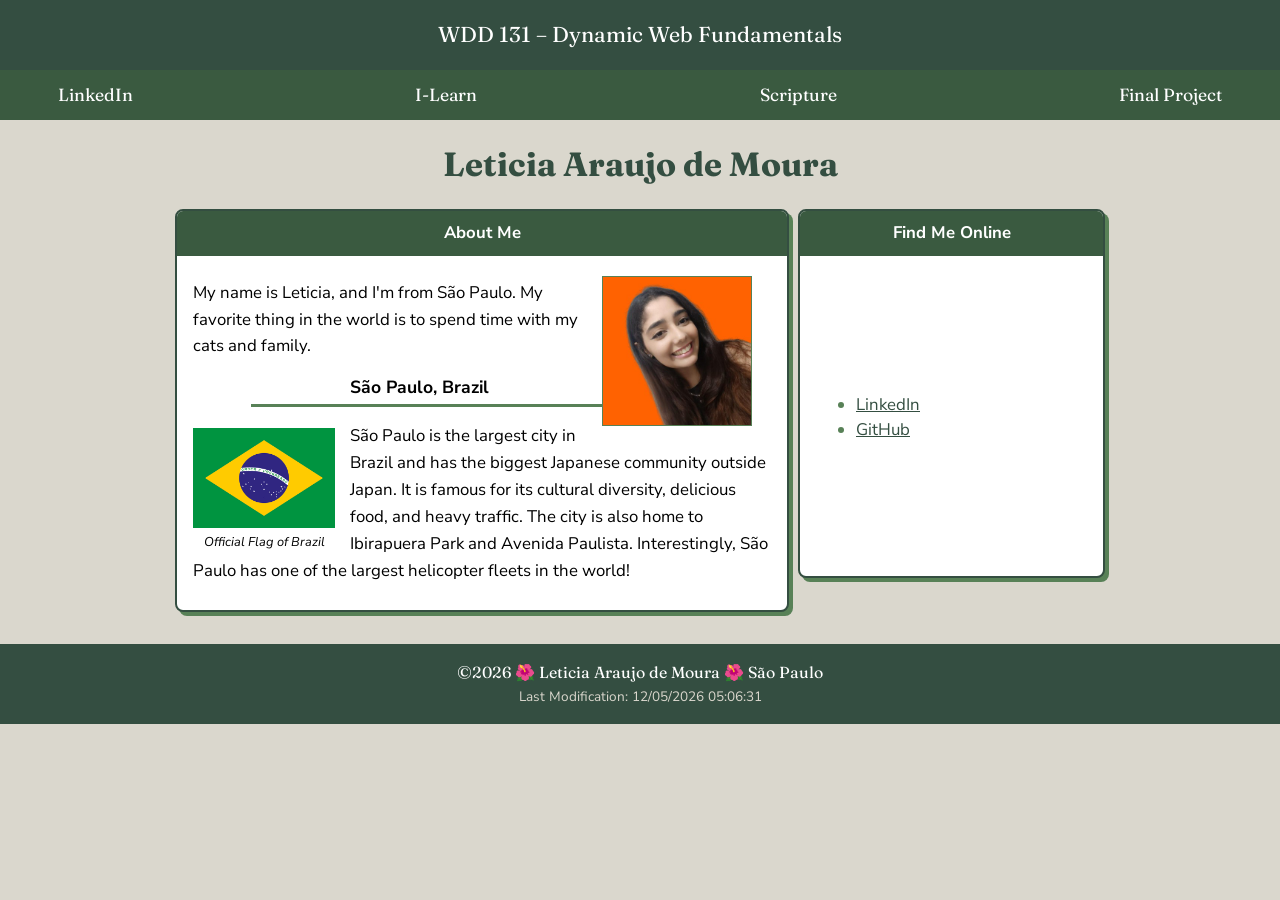
<file: index.html>
<!DOCTYPE html>
<html lang="en">
<head>
  <meta charset="utf-8">
  <meta name="viewport" content="width=device-width, initial-scale=1">
  <title>WDD 131 – Dynamic Web Fundamentals – Leticia Araujo de Moura</title>
  <meta name="description" content="WDD 131 – Dynamic Web Fundamentals home page of Leticia Araujo de Moura">
  <meta name="author" content="Leticia Araujo de Moura">
  <link rel="preconnect" href="https://fonts.googleapis.com">
  <link rel="preconnect" href="https://fonts.gstatic.com" crossorigin>
  <link href="https://fonts.googleapis.com/css2?family=Fraunces:wght@500;700&family=Nunito+Sans:wght@400;700&display=swap" rel="stylesheet">
  <link rel="stylesheet" href="styles/base.css">
  <script src="scripts/getdates.js" defer></script>
</head>
<body>
  <header>
    <span id="course-title">WDD 131 – Dynamic Web Fundamentals</span>
    <nav>
      <a href="https://www.linkedin.com/in/let%C3%ADcia-ara%C3%BAjo-de-moura-945497178/">LinkedIn</a>
      <a href="https://byupw.instructure.com/">I-Learn</a>
      <a href="https://www.churchofjesuschrist.org/study/scriptures">Scripture</a>
      <a href="#">Final Project</a>
    </nav>
  </header>

  <main>
    <h1>Leticia Araujo de Moura</h1>
    <div class="cards">
      <section class="card">
        <h2>About Me</h2>
        <div class="card-body">
          <img class="portrait" src="images/profile.jpeg" alt="Portrait of Leticia" width="150" height="150">
          <p>My name is Leticia, and I'm from São Paulo. My favorite thing in the world is to spend time with my cats and family.</p>
          <h3>São Paulo, Brazil</h3>
          <figure>
            <img src="images/flag.png" alt="Flag of Brazil" width="142" height="99">
            <figcaption>Official Flag of Brazil</figcaption>
          </figure>
          <p class="city">São Paulo is the largest city in Brazil and has the biggest Japanese community outside Japan. It is famous for its cultural diversity, delicious food, and heavy traffic. The city is also home to Ibirapuera Park and Avenida Paulista. Interestingly, São Paulo has one of the largest helicopter fleets in the world!</p>
        </div>
      </section>
      <section class="card">
        <h2>Find Me Online</h2>
        <div class="card-body resources">
          <ul>
            <li><a href="https://www.linkedin.com/in/let%C3%ADcia-ara%C3%BAjo-de-moura-945497178/">LinkedIn</a></li>
            <li><a href="https://github.com/LeticiaMoura22?tab=repositories">GitHub</a></li>
          </ul>
        </div>
      </section>
    </div>
  </main>

  <footer>
    <p>&copy;<span id="currentyear"></span> 🌺 Leticia Araujo de Moura 🌺 São Paulo</p>
    <p id="lastModified"></p>
  </footer>
</body>
</html>
</file>
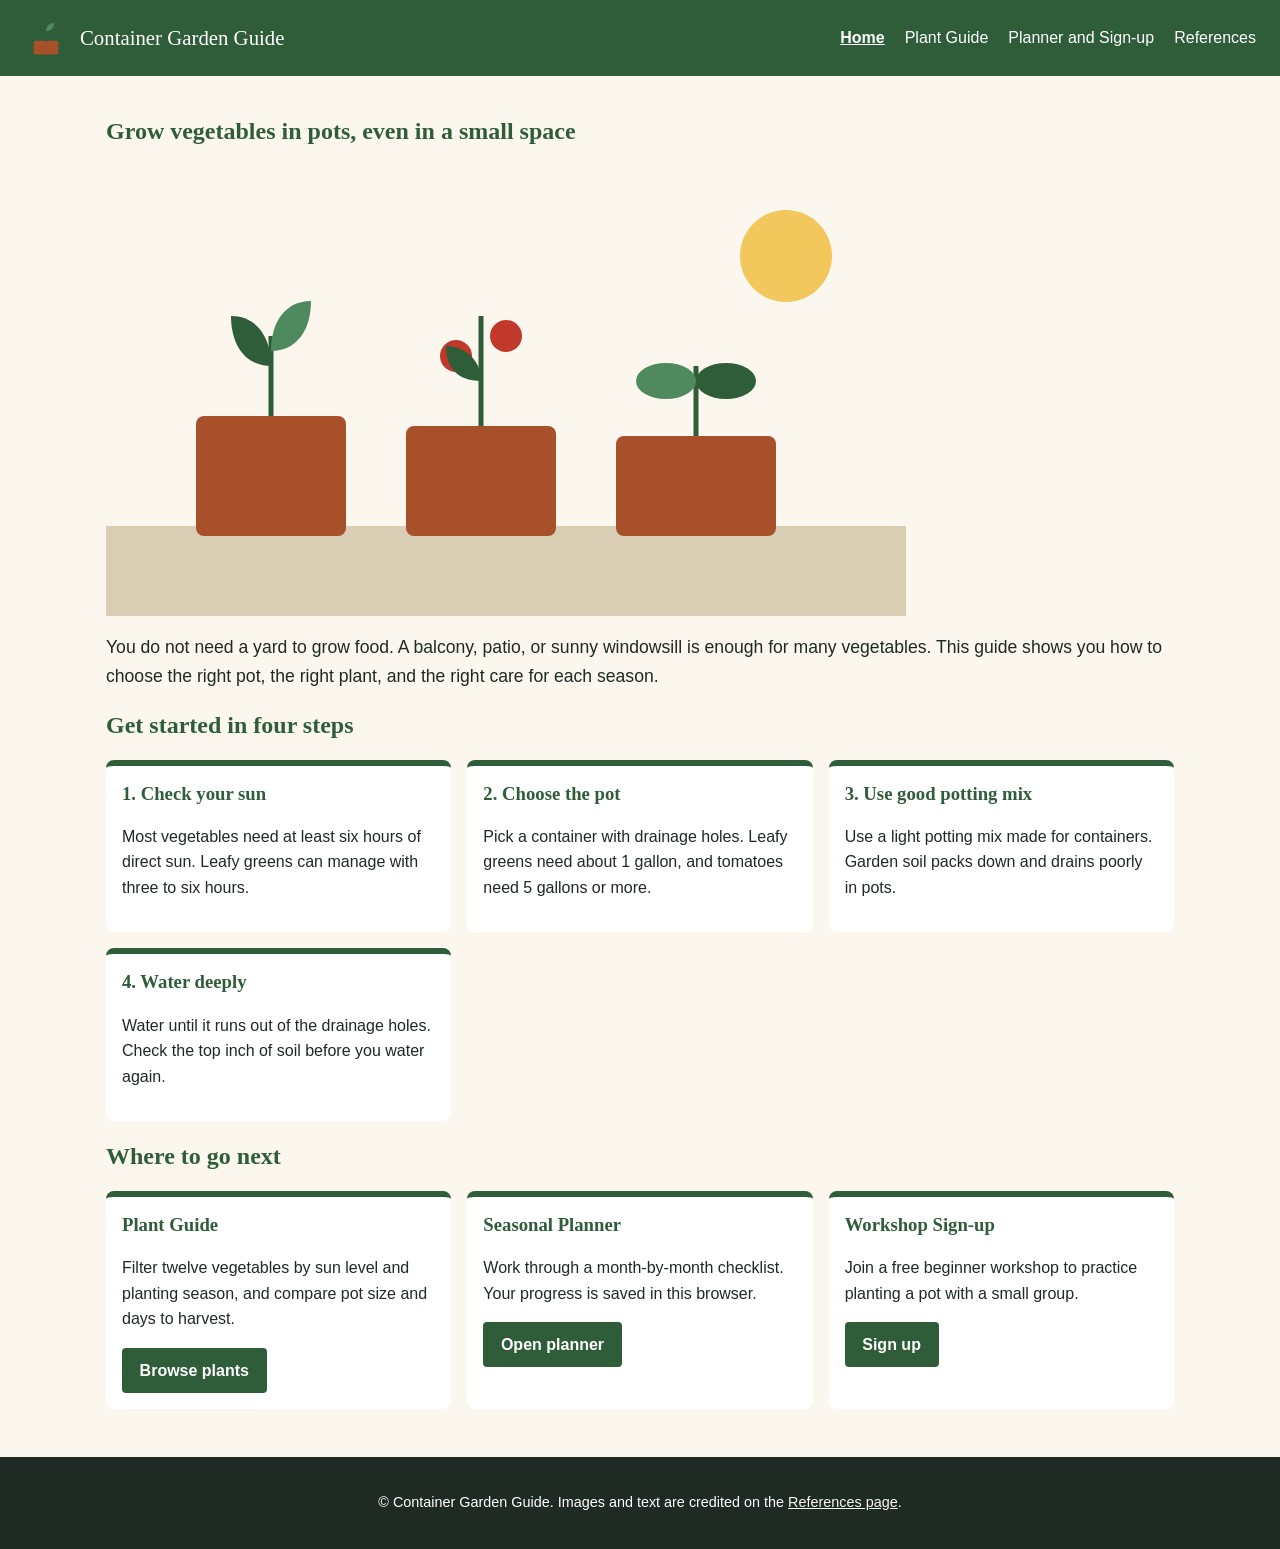
<file: project/index.html>
<!DOCTYPE html>
<html lang="en">
<head>
    <meta charset="UTF-8">
    <meta name="viewport" content="width=device-width, initial-scale=1.0">
    <meta name="author" content="Leticia Moura">
    <meta name="description" content="Container Garden Guide: learn to grow vegetables in pots on a balcony, patio, or windowsill.">
    <title>Container Garden Guide | Home</title>
    <link rel="stylesheet" href="styles/site.css">
    <script src="scripts/main.js" defer></script>
</head>
<body>
    <a class="skip-link" href="#content">Skip to main content</a>

    <header class="site-header">
        <a class="brand" href="index.html">
            <img src="images/pot-logo.svg" alt="" width="44" height="44">
            Container Garden Guide
        </a>
        <button class="nav-toggle" type="button" aria-expanded="false" aria-controls="site-nav">Menu</button>
        <nav class="site-nav" id="site-nav" aria-label="Main">
            <ul>
                <li><a href="index.html" aria-current="page">Home</a></li>
                <li><a href="plants.html">Plant Guide</a></li>
                <li><a href="planner.html">Planner and Sign-up</a></li>
                <li><a href="references.html">References</a></li>
            </ul>
        </nav>
    </header>

    <main id="content">
        <section aria-labelledby="welcome-heading">
            <h1 id="welcome-heading">Grow vegetables in pots, even in a small space</h1>
            <img src="images/hero.svg" alt="Three pots on a sunny balcony with tomatoes, lettuce, and kale" width="800" height="450" fetchpriority="high">
            <p class="intro">You do not need a yard to grow food. A balcony, patio, or sunny windowsill is enough for many vegetables. This guide shows you how to choose the right pot, the right plant, and the right care for each season.</p>
        </section>

        <section aria-labelledby="start-heading">
            <h2 id="start-heading">Get started in four steps</h2>
            <ol class="card-grid">
                <li class="card">
                    <h3>1. Check your sun</h3>
                    <p>Most vegetables need at least six hours of direct sun. Leafy greens can manage with three to six hours.</p>
                </li>
                <li class="card">
                    <h3>2. Choose the pot</h3>
                    <p>Pick a container with drainage holes. Leafy greens need about 1 gallon, and tomatoes need 5 gallons or more.</p>
                </li>
                <li class="card">
                    <h3>3. Use good potting mix</h3>
                    <p>Use a light potting mix made for containers. Garden soil packs down and drains poorly in pots.</p>
                </li>
                <li class="card">
                    <h3>4. Water deeply</h3>
                    <p>Water until it runs out of the drainage holes. Check the top inch of soil before you water again.</p>
                </li>
            </ol>
        </section>

        <section aria-labelledby="explore-heading">
            <h2 id="explore-heading">Where to go next</h2>
            <ul class="card-grid">
                <li class="card">
                    <h3>Plant Guide</h3>
                    <p>Filter twelve vegetables by sun level and planting season, and compare pot size and days to harvest.</p>
                    <a class="button" href="plants.html">Browse plants</a>
                </li>
                <li class="card">
                    <h3>Seasonal Planner</h3>
                    <p>Work through a month-by-month checklist. Your progress is saved in this browser.</p>
                    <a class="button" href="planner.html">Open planner</a>
                </li>
                <li class="card">
                    <h3>Workshop Sign-up</h3>
                    <p>Join a free beginner workshop to practice planting a pot with a small group.</p>
                    <a class="button" href="planner.html#signup">Sign up</a>
                </li>
            </ul>
        </section>
    </main>

    <footer class="site-footer">
        <p>&copy; Container Garden Guide. Images and text are credited on the <a href="references.html">References page</a>.</p>
    </footer>
</body>
</html>
</file>
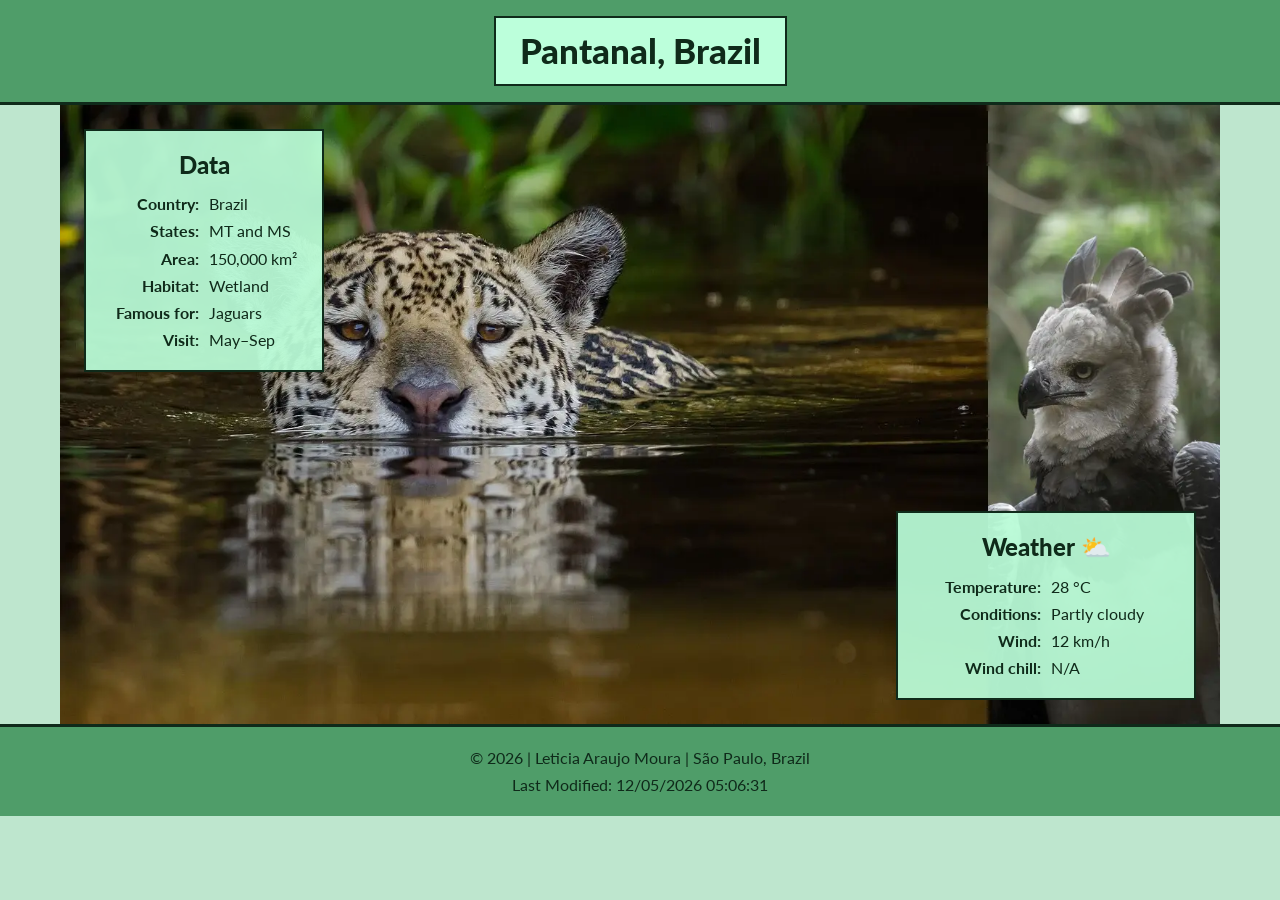
<file: place.html>
<!DOCTYPE html>
<html lang="en">
<head>
  <meta charset="UTF-8">
  <meta name="viewport" content="width=device-width, initial-scale=1">
  <title>Pantanal, Brazil | WDD 131</title>
  <meta name="author" content="Leticia Araujo Moura">
  <meta name="description" content="A page about the Pantanal, the largest tropical wetland on Earth, in Brazil.">
  <link rel="preconnect" href="https://fonts.googleapis.com">
  <link rel="preconnect" href="https://fonts.gstatic.com" crossorigin>
  <link href="https://fonts.googleapis.com/css2?family=Lato:wght@400;700;900&display=swap" rel="stylesheet">
  <link rel="stylesheet" href="styles/place.css">
  <script src="scripts/place.js" defer></script>
</head>
<body>
  <header>
    <h1>Pantanal, Brazil</h1>
  </header>

  <main>
    <picture class="hero">
      <source media="(min-width: 700px)" srcset="images/pantanal-hero-large.webp" width="1600" height="854">
      <img src="images/pantanal-harpy-small.webp" alt="A harpy eagle with a grey crest looking to the side" width="640" height="672">
    </picture>

    <section class="data" aria-labelledby="data-title">
      <h2 id="data-title">Data</h2>
      <dl>
        <div><dt>Country:</dt><dd>Brazil</dd></div>
        <div><dt>States:</dt><dd>MT and MS</dd></div>
        <div><dt>Area:</dt><dd>150,000 km&sup2;</dd></div>
        <div><dt>Habitat:</dt><dd>Wetland</dd></div>
        <div><dt>Famous for:</dt><dd>Jaguars</dd></div>
        <div><dt>Visit:</dt><dd>May&ndash;Sep</dd></div>
      </dl>
    </section>

    <section class="weather" aria-labelledby="weather-title">
      <h2 id="weather-title">Weather</h2>
      <img class="weather-icon" src="images/weather-icon.svg" alt="Partly cloudy" width="48" height="48">
      <dl>
        <div><dt>Temperature:</dt><dd><span id="temperature">28</span>&nbsp;&deg;C</dd></div>
        <div><dt>Conditions:</dt><dd>Partly cloudy</dd></div>
        <div><dt>Wind:</dt><dd><span id="wind">12</span>&nbsp;km/h</dd></div>
        <div><dt>Wind chill:</dt><dd id="windchill"></dd></div>
      </dl>
    </section>
  </main>

  <footer>
    <p>&copy; <span id="currentyear"></span> | Leticia Araujo Moura | S&atilde;o Paulo, Brazil</p>
    <p id="lastModified"></p>
  </footer>
</body>
</html>
</file>
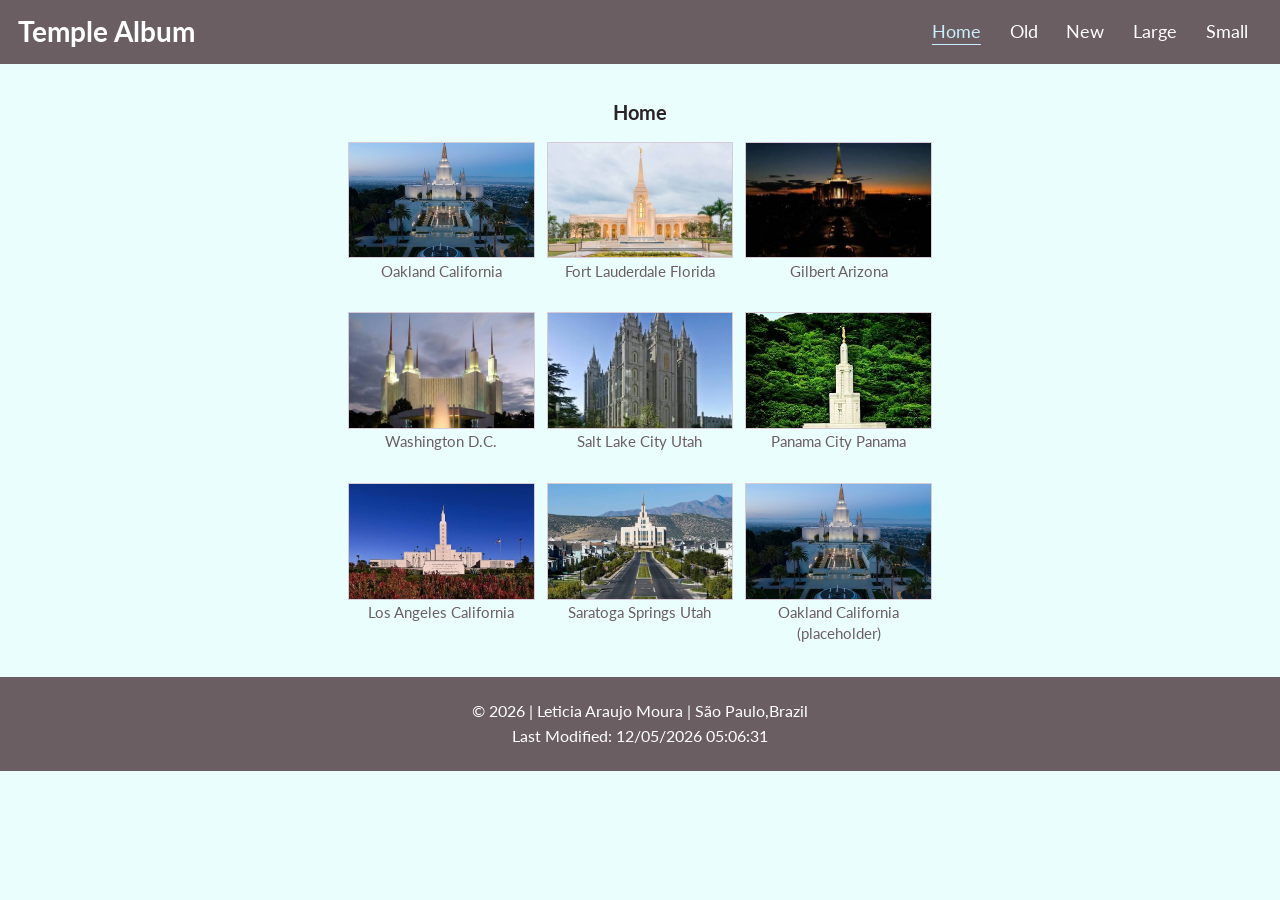
<file: temples.html>
<!DOCTYPE html>
<html lang="en">
<head>
  <meta charset="UTF-8">
  <meta name="viewport" content="width=device-width, initial-scale=1">
  <title>Temple Album | WDD 131</title>
  <meta name="author" content="Leticia Araujo de Moura">
  <meta name="description" content="A responsive picture album of temples around the world.">
  <link rel="preconnect" href="https://fonts.googleapis.com">
  <link rel="preconnect" href="https://fonts.gstatic.com" crossorigin>
  <link href="https://fonts.googleapis.com/css2?family=Lato:wght@400;700&display=swap" rel="stylesheet">
  <link rel="stylesheet" href="styles/temples.css">
  <link rel="stylesheet" href="styles/temples-large.css">
  <script src="scripts/temples.js" defer></script>
</head>
<body>
  <header>
    <p class="site-title">Temple Album</p>
    <button id="menu" type="button" aria-label="Open menu" aria-expanded="false" aria-controls="primary-nav">&#9776;</button>
    <nav id="primary-nav" aria-label="Primary">
      <a href="#" class="active">Home</a>
      <a href="#">Old</a>
      <a href="#">New</a>
      <a href="#">Large</a>
      <a href="#">Small</a>
    </nav>
  </header>

  <main>
    <h1>Home</h1>
    <section class="gallery">
      <figure>
        <img src="images/temples-6.jpeg" alt="Oakland California Temple lit at dusk above the city" width="638" height="480">
        <figcaption>Oakland California</figcaption>
      </figure>
      <figure>
        <img src="images/temples-7.jpeg" alt="Fort Lauderdale Florida Temple with palm trees and a reflecting pool" width="571" height="350" loading="lazy">
        <figcaption>Fort Lauderdale Florida</figcaption>
      </figure>
      <figure>
        <img class="top" src="images/temples-8.jpeg" alt="Gilbert Arizona Temple glowing at sunset at the end of a long walkway" width="387" height="516" loading="lazy">
        <figcaption>Gilbert Arizona</figcaption>
      </figure>
      <figure>
        <img src="images/temples-1.jpeg" alt="Washington D.C. Temple with tall spires and a fountain" width="506" height="395" loading="lazy">
        <figcaption>Washington D.C.</figcaption>
      </figure>
      <figure>
        <img src="images/temples-2.jpeg" alt="Salt Lake Temple, a granite temple with six spires" width="421" height="475" loading="lazy">
        <figcaption>Salt Lake City Utah</figcaption>
      </figure>
      <figure>
        <img class="top" src="images/temples-3.jpeg" alt="Panama City Panama Temple surrounded by green hills" width="365" height="547" loading="lazy">
        <figcaption>Panama City Panama</figcaption>
      </figure>
      <figure>
        <img src="images/temples-4.jpeg" alt="Los Angeles California Temple under a deep blue sky" width="547" height="365" loading="lazy">
        <figcaption>Los Angeles California</figcaption>
      </figure>
      <figure>
        <img src="images/temples-5.jpeg" alt="Saratoga Springs Utah Temple at the end of a street with mountains behind" width="516" height="387" loading="lazy">
        <figcaption>Saratoga Springs Utah</figcaption>
      </figure>
      <figure>
        <img src="images/temples-6.jpeg" alt="Oakland California Temple lit at dusk above the city" width="638" height="480" loading="lazy">
        <figcaption>Oakland California (placeholder)</figcaption>
      </figure>
    </section>
  </main>

  <footer>
    <p>&copy; <span id="currentyear"></span> | Leticia Araujo Moura | São Paulo,Brazil</p>
    <p id="lastModified"></p>
  </footer>
</body>
</html>
</file>
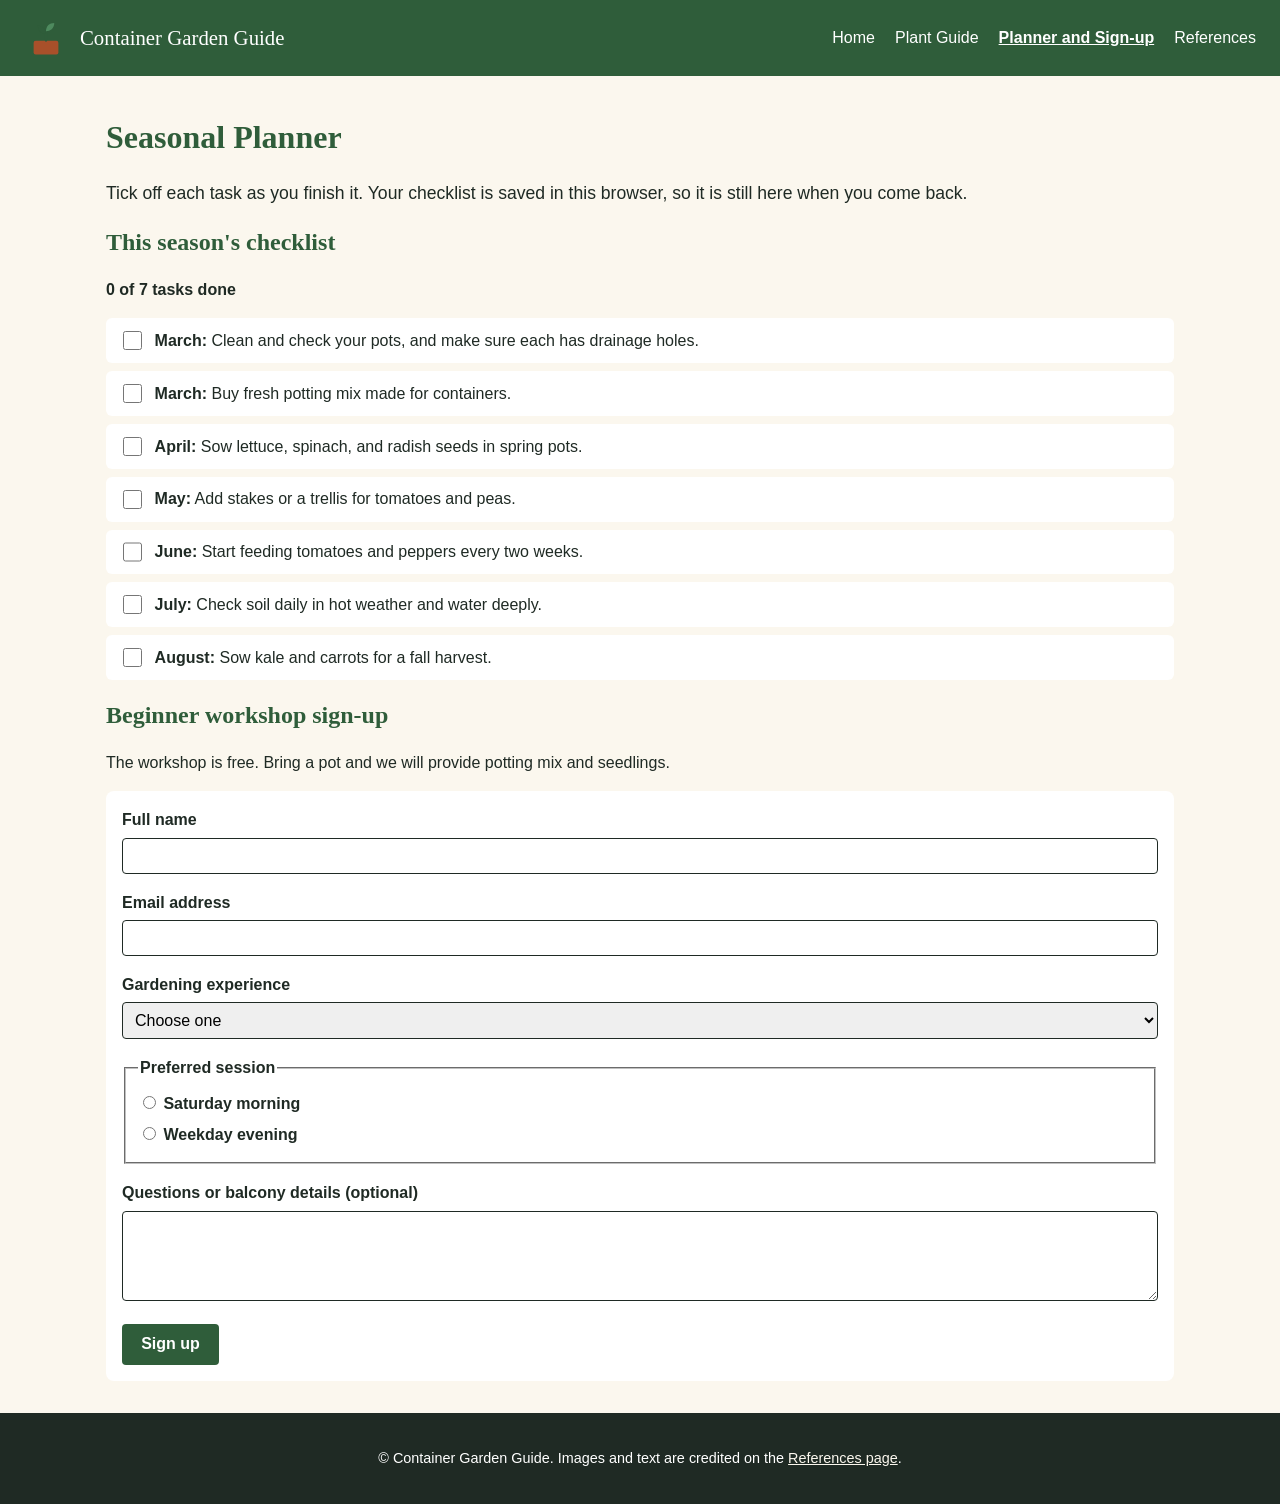
<file: project/planner.html>
<!DOCTYPE html>
<html lang="en">
<head>
    <meta charset="UTF-8">
    <meta name="viewport" content="width=device-width, initial-scale=1.0">
    <meta name="author" content="Leticia Moura">
    <meta name="description" content="A seasonal checklist for container gardeners and a workshop sign-up form.">
    <title>Planner and Sign-up | Container Garden Guide</title>
    <link rel="stylesheet" href="styles/site.css">
    <script src="scripts/main.js" defer></script>
    <script src="scripts/planner.js" defer></script>
</head>
<body>
    <a class="skip-link" href="#content">Skip to main content</a>

    <header class="site-header">
        <a class="brand" href="index.html">
            <img src="images/pot-logo.svg" alt="" width="44" height="44">
            Container Garden Guide
        </a>
        <button class="nav-toggle" type="button" aria-expanded="false" aria-controls="site-nav">Menu</button>
        <nav class="site-nav" id="site-nav" aria-label="Main">
            <ul>
                <li><a href="index.html">Home</a></li>
                <li><a href="plants.html">Plant Guide</a></li>
                <li><a href="planner.html" aria-current="page">Planner and Sign-up</a></li>
                <li><a href="references.html">References</a></li>
            </ul>
        </nav>
    </header>

    <main id="content">
        <h1>Seasonal Planner</h1>
        <p class="intro">Tick off each task as you finish it. Your checklist is saved in this browser, so it is still here when you come back.</p>

        <section aria-labelledby="checklist-heading">
            <h2 id="checklist-heading">This season's checklist</h2>
            <p class="progress" id="progress" aria-live="polite"></p>
            <ul class="checklist" id="task-list"></ul>
            <p id="all-done" class="form-status" hidden>All tasks are done. Your container garden is ready for the season!</p>
        </section>

        <section id="signup" aria-labelledby="signup-heading">
            <h2 id="signup-heading">Beginner workshop sign-up</h2>
            <p>The workshop is free. Bring a pot and we will provide potting mix and seedlings.</p>

            <form class="form-panel" id="signup-form" novalidate>
                <div class="form-field">
                    <label for="name">Full name</label>
                    <input type="text" id="name" name="name" autocomplete="name" required>
                    <p class="error-text" id="name-error" hidden></p>
                </div>

                <div class="form-field">
                    <label for="email">Email address</label>
                    <input type="email" id="email" name="email" autocomplete="email" required>
                    <p class="error-text" id="email-error" hidden></p>
                </div>

                <div class="form-field">
                    <label for="experience">Gardening experience</label>
                    <select id="experience" name="experience" required>
                        <option value="">Choose one</option>
                        <option value="new">I am new to gardening</option>
                        <option value="some">I have grown a few plants</option>
                        <option value="experienced">I garden regularly</option>
                    </select>
                    <p class="error-text" id="experience-error" hidden></p>
                </div>

                <fieldset class="form-field">
                    <legend>Preferred session</legend>
                    <label><input type="radio" name="session" value="Saturday morning" required> Saturday morning</label>
                    <label><input type="radio" name="session" value="Weekday evening"> Weekday evening</label>
                    <p class="error-text" id="session-error" hidden></p>
                </fieldset>

                <div class="form-field">
                    <label for="notes">Questions or balcony details (optional)</label>
                    <textarea id="notes" name="notes" rows="4"></textarea>
                </div>

                <button class="button-primary" type="submit">Sign up</button>
            </form>

            <p class="form-status" id="form-status" role="status" hidden></p>
        </section>
    </main>

    <footer class="site-footer">
        <p>&copy; Container Garden Guide. Images and text are credited on the <a href="references.html">References page</a>.</p>
    </footer>
</body>
</html>
</file>
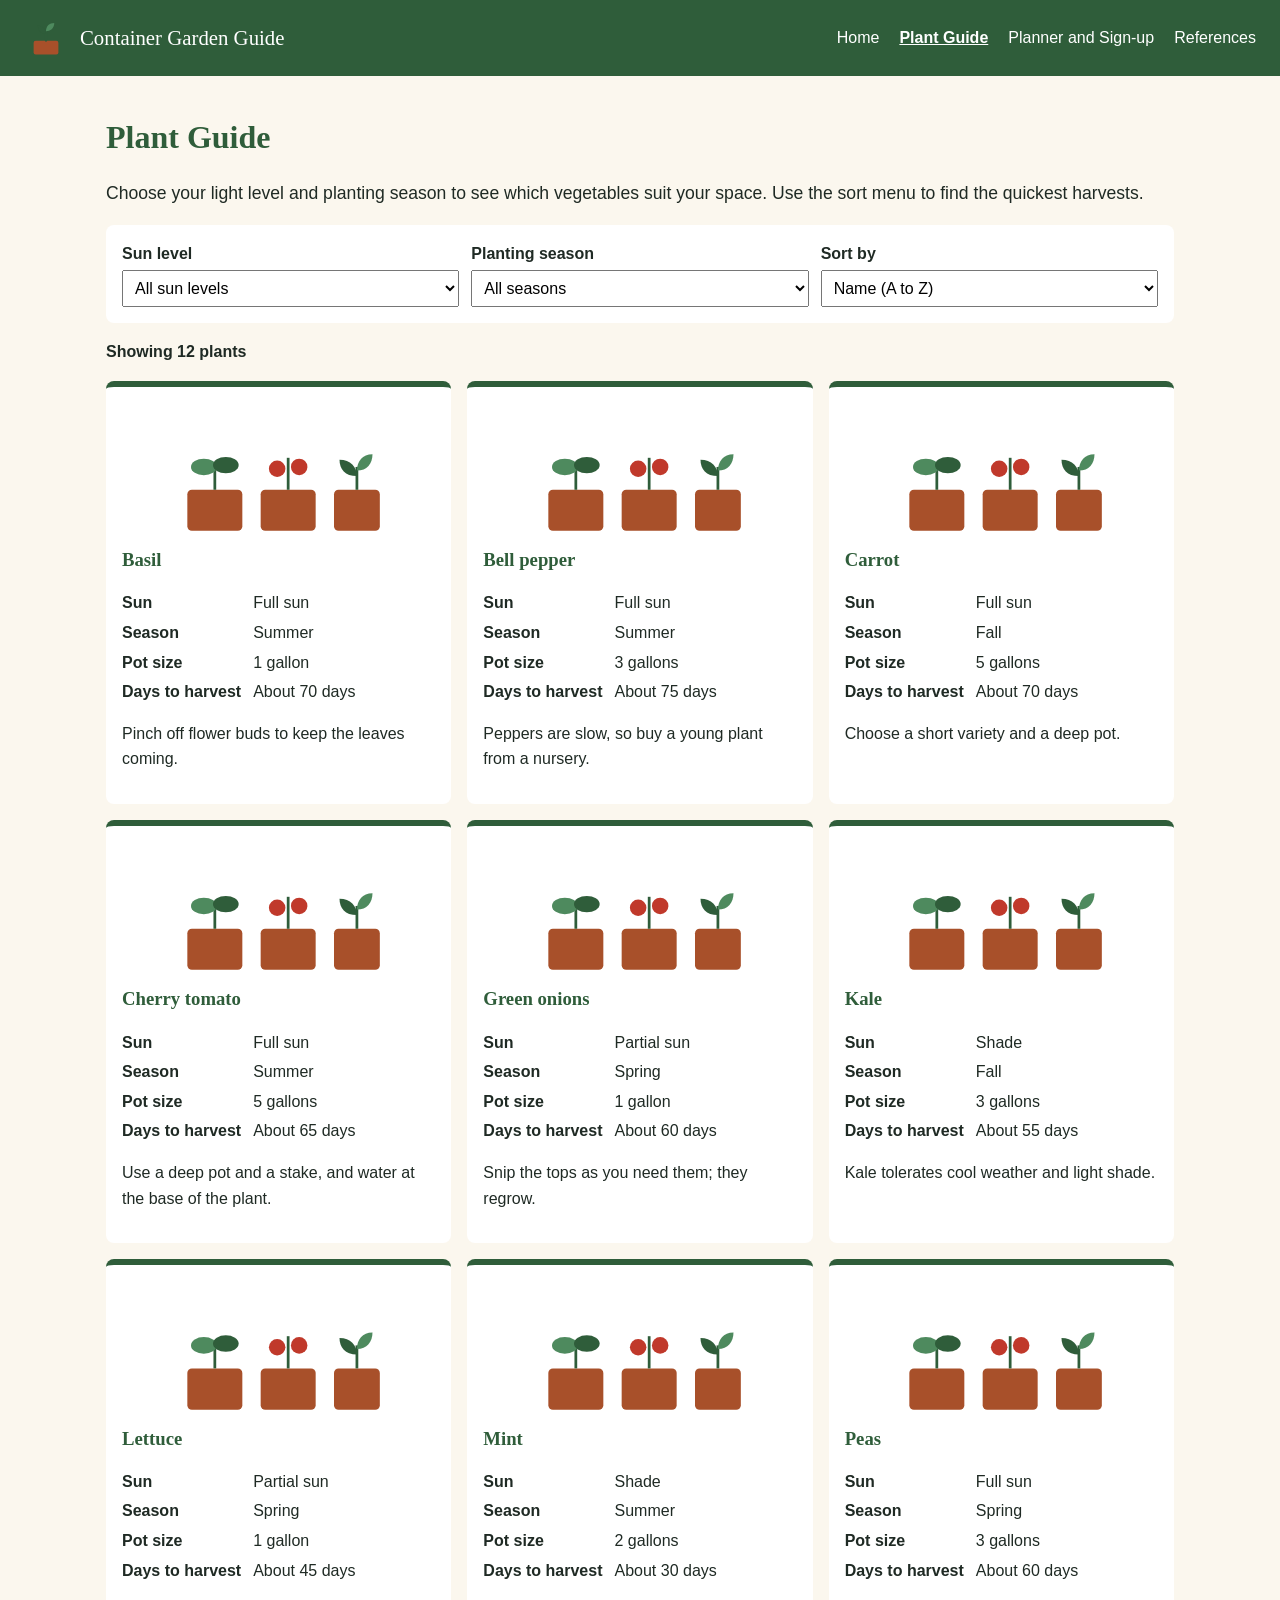
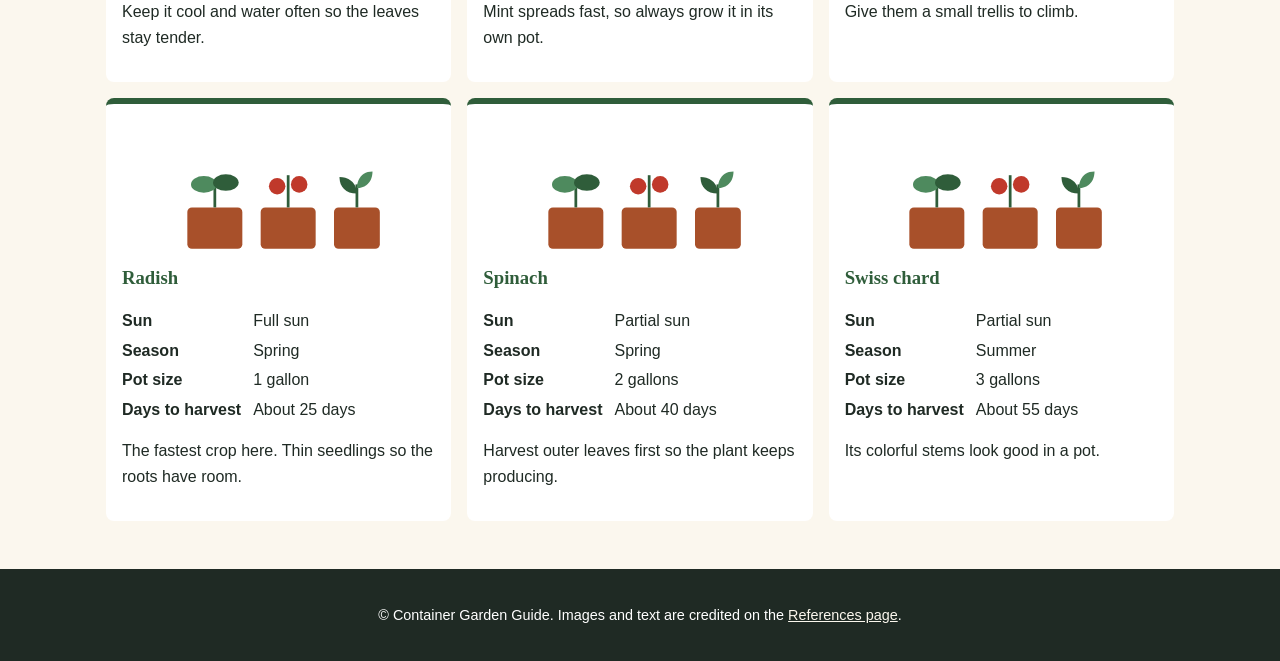
<file: project/plants.html>
<!DOCTYPE html>
<html lang="en">
<head>
    <meta charset="UTF-8">
    <meta name="viewport" content="width=device-width, initial-scale=1.0">
    <meta name="author" content="Leticia Moura">
    <meta name="description" content="Filter container vegetables by sun level and season, and compare pot size and days to harvest.">
    <title>Plant Guide | Container Garden Guide</title>
    <link rel="stylesheet" href="styles/site.css">
    <script src="scripts/main.js" defer></script>
    <script src="scripts/plants.js" defer></script>
</head>
<body>
    <a class="skip-link" href="#content">Skip to main content</a>

    <header class="site-header">
        <a class="brand" href="index.html">
            <img src="images/pot-logo.svg" alt="" width="44" height="44">
            Container Garden Guide
        </a>
        <button class="nav-toggle" type="button" aria-expanded="false" aria-controls="site-nav">Menu</button>
        <nav class="site-nav" id="site-nav" aria-label="Main">
            <ul>
                <li><a href="index.html">Home</a></li>
                <li><a href="plants.html" aria-current="page">Plant Guide</a></li>
                <li><a href="planner.html">Planner and Sign-up</a></li>
                <li><a href="references.html">References</a></li>
            </ul>
        </nav>
    </header>

    <main id="content">
        <h1>Plant Guide</h1>
        <p class="intro">Choose your light level and planting season to see which vegetables suit your space. Use the sort menu to find the quickest harvests.</p>

        <form class="filters" id="filter-form" aria-label="Filter plants">
            <div>
                <label for="sun-filter">Sun level</label>
                <select id="sun-filter" name="sun">
                    <option value="all">All sun levels</option>
                    <option value="full">Full sun (6+ hours)</option>
                    <option value="partial">Partial sun (3 to 6 hours)</option>
                    <option value="shade">Shade (under 3 hours)</option>
                </select>
            </div>
            <div>
                <label for="season-filter">Planting season</label>
                <select id="season-filter" name="season">
                    <option value="all">All seasons</option>
                    <option value="spring">Spring</option>
                    <option value="summer">Summer</option>
                    <option value="fall">Fall</option>
                </select>
            </div>
            <div>
                <label for="sort-filter">Sort by</label>
                <select id="sort-filter" name="sort">
                    <option value="name">Name (A to Z)</option>
                    <option value="days">Days to harvest (fastest first)</option>
                </select>
            </div>
        </form>

        <p class="result-count" id="result-count" aria-live="polite"></p>
        <ul id="plant-list" class="card-grid"></ul>
        <p id="empty-message" class="empty-message" hidden>No plants match these choices. Try a different sun level or season.</p>
    </main>

    <footer class="site-footer">
        <p>&copy; Container Garden Guide. Images and text are credited on the <a href="references.html">References page</a>.</p>
    </footer>
</body>
</html>
</file>
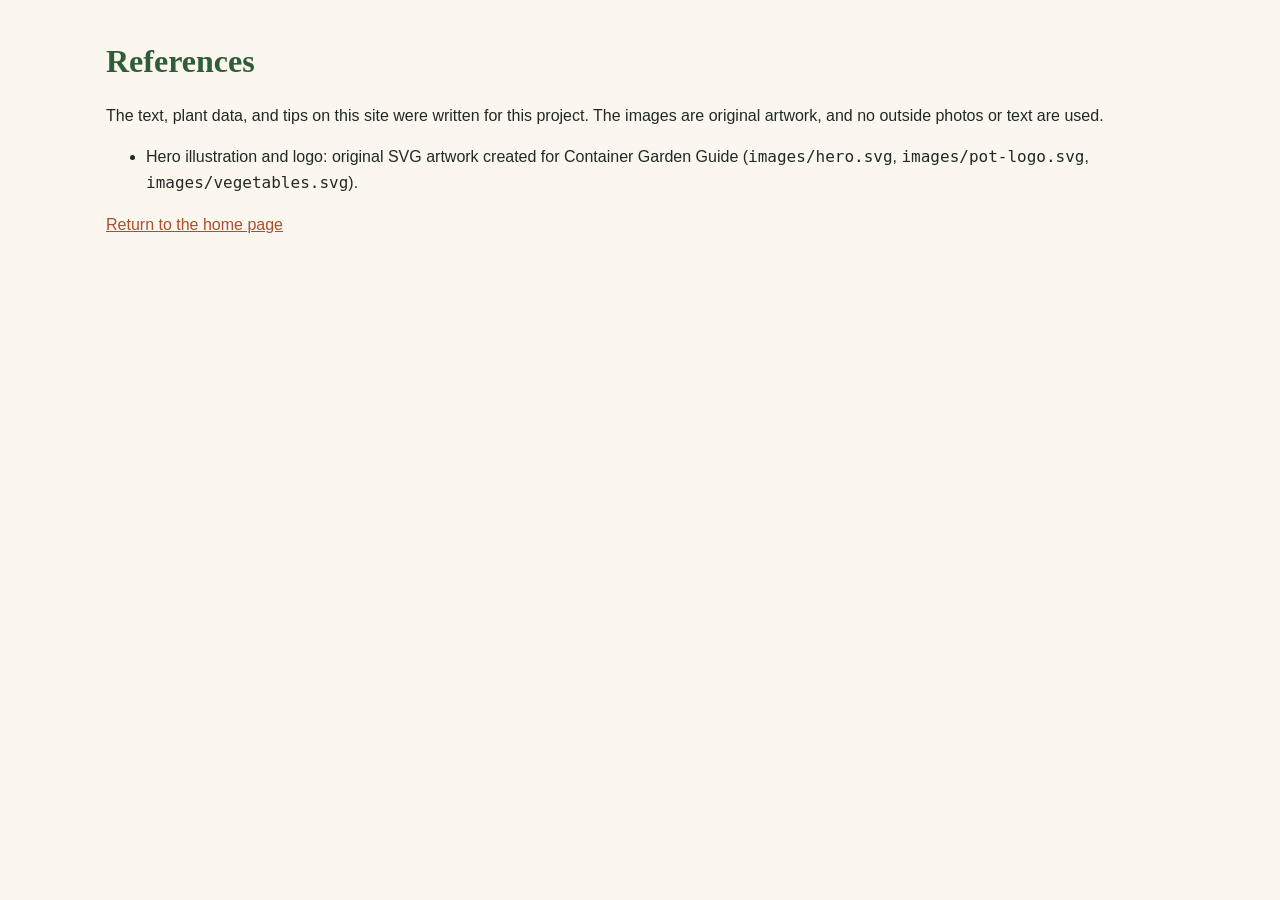
<file: project/references.html>
<!DOCTYPE html>
<html lang="en">
<head>
    <meta charset="UTF-8">
    <meta name="viewport" content="width=device-width, initial-scale=1.0">
    <meta name="author" content="Leticia Moura">
    <meta name="description" content="Image credits and sources for Container Garden Guide.">
    <title>References | Container Garden Guide</title>
    <link rel="stylesheet" href="styles/site.css">
</head>
<body>
    <main id="content">
        <h1>References</h1>
        <p>The text, plant data, and tips on this site were written for this project. The images are original artwork, and no outside photos or text are used.</p>
        <ul>
            <li>Hero illustration and logo: original SVG artwork created for Container Garden Guide (<code>images/hero.svg</code>, <code>images/pot-logo.svg</code>, <code>images/vegetables.svg</code>).</li>
        </ul>
        <p><a href="index.html">Return to the home page</a></p>
    </main>
</body>
</html>
</file>
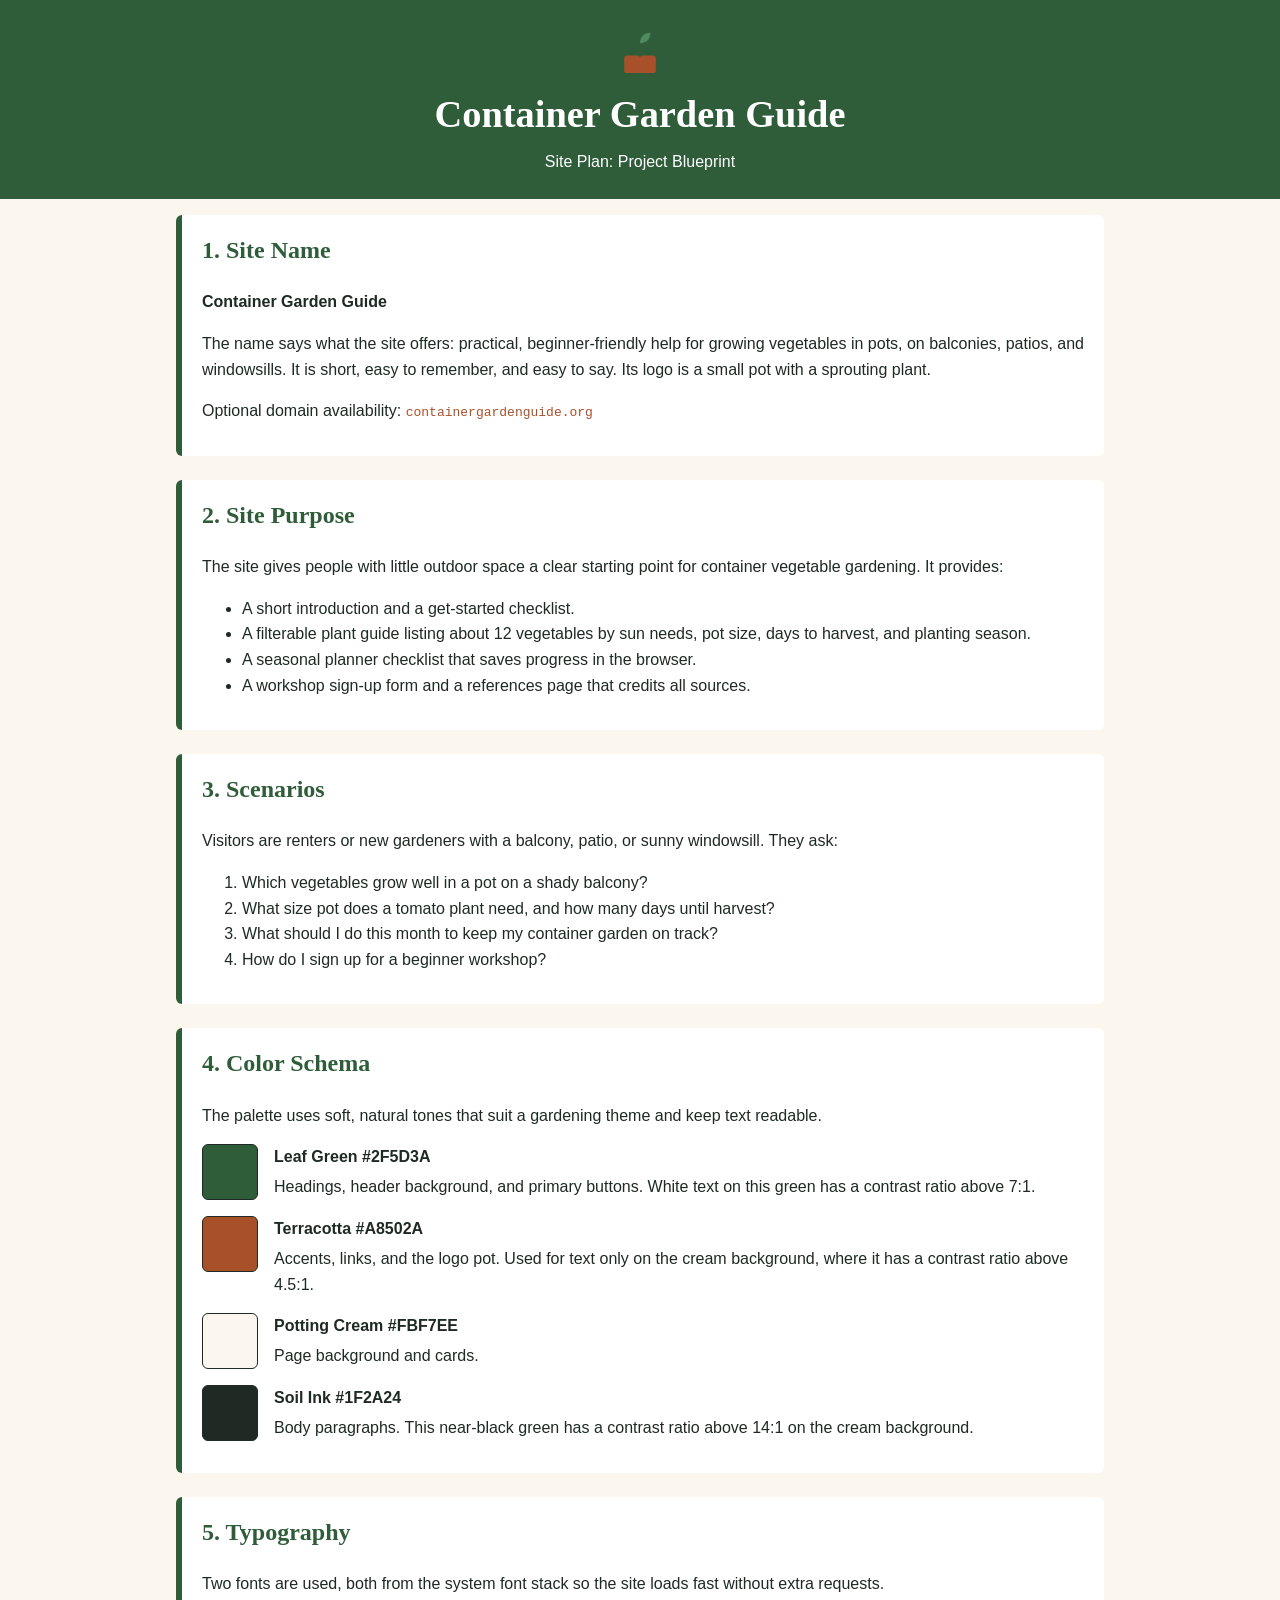
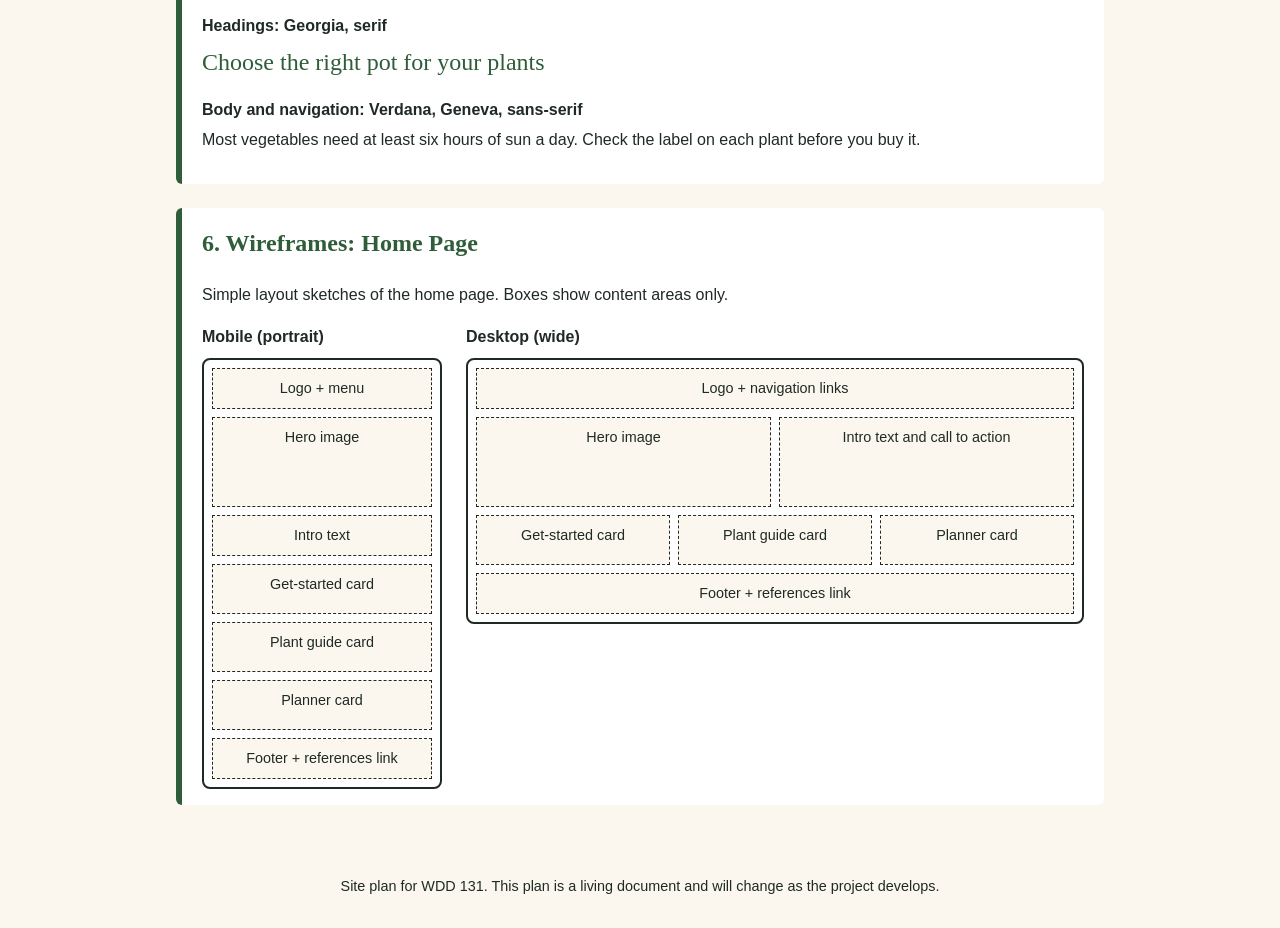
<file: project/siteplan.html>
<!DOCTYPE html>
<html lang="en">
<head>
    <meta charset="UTF-8">
    <meta name="viewport" content="width=device-width, initial-scale=1.0">
    <meta name="description" content="Site plan for Container Garden Guide, a beginner's website on growing vegetables in pots.">
    <meta name="author" content="Leticia Moura">
    <title>Site Plan | Container Garden Guide</title>
    <link rel="stylesheet" href="styles/siteplan.css">
</head>
<body>
    <header class="site-header">
        <div class="logo" aria-hidden="true">
            <svg viewBox="0 0 64 64" width="56" height="56" xmlns="http://www.w3.org/2000/svg">
                <rect x="14" y="36" width="36" height="20" rx="3" fill="#A8502A"/>
                <path d="M32 36 V20" stroke="#2F5D3A" stroke-width="3" fill="none" stroke-linecap="round"/>
                <path d="M32 26 C24 26 20 20 20 14 C27 14 32 18 32 26Z" fill="#2F5D3A"/>
                <path d="M32 22 C38 22 44 18 44 10 C37 10 32 14 32 22Z" fill="#4E8A5E"/>
            </svg>
        </div>
        <h1>Container Garden Guide</h1>
        <p class="tagline">Site Plan: Project Blueprint</p>
    </header>

    <main>
        <section id="site-name" aria-labelledby="site-name-heading">
            <h2 id="site-name-heading">1. Site Name</h2>
            <p><strong>Container Garden Guide</strong></p>
            <p>The name says what the site offers: practical, beginner-friendly help for growing vegetables in pots, on balconies, patios, and windowsills. It is short, easy to remember, and easy to say. Its logo is a small pot with a sprouting plant.</p>
            <p>Optional domain availability: <code>containergardenguide.org</code></p>
        </section>

        <section id="site-purpose" aria-labelledby="site-purpose-heading">
            <h2 id="site-purpose-heading">2. Site Purpose</h2>
            <p>The site gives people with little outdoor space a clear starting point for container vegetable gardening. It provides:</p>
            <ul>
                <li>A short introduction and a get-started checklist.</li>
                <li>A filterable plant guide listing about 12 vegetables by sun needs, pot size, days to harvest, and planting season.</li>
                <li>A seasonal planner checklist that saves progress in the browser.</li>
                <li>A workshop sign-up form and a references page that credits all sources.</li>
            </ul>
        </section>

        <section id="scenarios" aria-labelledby="scenarios-heading">
            <h2 id="scenarios-heading">3. Scenarios</h2>
            <p>Visitors are renters or new gardeners with a balcony, patio, or sunny windowsill. They ask:</p>
            <ol>
                <li>Which vegetables grow well in a pot on a shady balcony?</li>
                <li>What size pot does a tomato plant need, and how many days until harvest?</li>
                <li>What should I do this month to keep my container garden on track?</li>
                <li>How do I sign up for a beginner workshop?</li>
            </ol>
        </section>

        <section id="color-schema" aria-labelledby="color-heading">
            <h2 id="color-heading">4. Color Schema</h2>
            <p>The palette uses soft, natural tones that suit a gardening theme and keep text readable.</p>
            <ul class="swatches">
                <li>
                    <span class="swatch swatch-leaf" aria-hidden="true"></span>
                    <div>
                        <strong>Leaf Green #2F5D3A</strong>
                        <p>Headings, header background, and primary buttons. White text on this green has a contrast ratio above 7:1.</p>
                    </div>
                </li>
                <li>
                    <span class="swatch swatch-terracotta" aria-hidden="true"></span>
                    <div>
                        <strong>Terracotta #A8502A</strong>
                        <p>Accents, links, and the logo pot. Used for text only on the cream background, where it has a contrast ratio above 4.5:1.</p>
                    </div>
                </li>
                <li>
                    <span class="swatch swatch-cream" aria-hidden="true"></span>
                    <div>
                        <strong>Potting Cream #FBF7EE</strong>
                        <p>Page background and cards.</p>
                    </div>
                </li>
                <li>
                    <span class="swatch swatch-ink" aria-hidden="true"></span>
                    <div>
                        <strong>Soil Ink #1F2A24</strong>
                        <p>Body paragraphs. This near-black green has a contrast ratio above 14:1 on the cream background.</p>
                    </div>
                </li>
            </ul>
        </section>

        <section id="typography" aria-labelledby="typography-heading">
            <h2 id="typography-heading">5. Typography</h2>
            <p>Two fonts are used, both from the system font stack so the site loads fast without extra requests.</p>
            <dl class="font-list">
                <dt>Headings: Georgia, serif</dt>
                <dd class="sample-heading">Choose the right pot for your plants</dd>
                <dt>Body and navigation: Verdana, Geneva, sans-serif</dt>
                <dd class="sample-body">Most vegetables need at least six hours of sun a day. Check the label on each plant before you buy it.</dd>
            </dl>
        </section>

        <section id="wireframes" aria-labelledby="wireframes-heading">
            <h2 id="wireframes-heading">6. Wireframes: Home Page</h2>
            <p>Simple layout sketches of the home page. Boxes show content areas only.</p>

            <div class="wireframes">
                <figure class="wire-mobile">
                    <figcaption>Mobile (portrait)</figcaption>
                    <div class="wire-screen">
                        <div class="wire-block wire-header">Logo + menu</div>
                        <div class="wire-block wire-hero">Hero image</div>
                        <div class="wire-block wire-text">Intro text</div>
                        <div class="wire-block wire-card">Get-started card</div>
                        <div class="wire-block wire-card">Plant guide card</div>
                        <div class="wire-block wire-card">Planner card</div>
                        <div class="wire-block wire-footer">Footer + references link</div>
                    </div>
                </figure>

                <figure class="wire-desktop">
                    <figcaption>Desktop (wide)</figcaption>
                    <div class="wire-screen">
                        <div class="wire-block wire-header">Logo + navigation links</div>
                        <div class="wire-split">
                            <div class="wire-block wire-hero">Hero image</div>
                            <div class="wire-block wire-text">Intro text and call to action</div>
                        </div>
                        <div class="wire-row">
                            <div class="wire-block wire-card">Get-started card</div>
                            <div class="wire-block wire-card">Plant guide card</div>
                            <div class="wire-block wire-card">Planner card</div>
                        </div>
                        <div class="wire-block wire-footer">Footer + references link</div>
                    </div>
                </figure>
            </div>
        </section>
    </main>

    <footer class="site-footer">
        <p>Site plan for WDD 131. This plan is a living document and will change as the project develops.</p>
    </footer>
</body>
</html>
</file>
<file: styles/base.css>
:root {
  --dust-grey: #dad7cd;
  --dry-sage: #a3b18a;
  --fern: #588157;
  --hunter-green: #3a5a40;
  --pine-teal: #344e41;
  --black: #000;
  --white: #fff;
}
* { box-sizing: border-box; }
body { margin: 0; font-family: "Nunito Sans", Arial, sans-serif; font-size: 1.05rem; line-height: 1.6; color: var(--black); background: var(--dust-grey); }
h1, #course-title, nav a, footer p:first-child { font-family: Fraunces, Georgia, serif; }

header { background: var(--pine-teal); }
#course-title { display: block; color: var(--white); text-align: center; font-size: 1.35rem; padding: 1.1rem 1rem; }

nav { display: flex; justify-content: space-between; background: var(--hunter-green); padding: 0.55rem 3rem; }
nav a { color: var(--white); text-decoration: none; font-size: 1.1rem; padding: 0.15rem 0.6rem; border-radius: 4px; transition: background-color 0.2s, color 0.2s; }
nav a:hover, nav a:focus-visible { background-color: var(--dry-sage); color: var(--black); }

main { max-width: 962px; margin: 0 auto; padding: 0 1rem 2rem; }
h1 { color: var(--pine-teal); text-align: center; font-weight: 700; font-size: 2.1rem; margin: 1.1rem 0 1.1rem; }

.cards { display: grid; grid-template-columns: 2fr 1fr; gap: 9px; align-items: start; }
.card { border: 2px solid var(--pine-teal); border-radius: 8px; overflow: hidden; background: var(--white); box-shadow: 4px 4px 0 var(--fern); }
.card h2 { margin: 0; background: var(--hunter-green); color: var(--white); text-align: center; font-size: 1.05rem; padding: 0.55rem; }
.card-body { padding: 1rem 1rem 0.8rem; overflow: auto; }
.card-body p { margin: 0.5rem 0 0.8rem; }
.portrait { float: right; margin: 0.3rem 1.2rem 0.5rem 0.8rem; border: 1px solid var(--fern); }
.card h3 { clear: none; margin: 0.6rem auto 1rem; width: 80%; text-align: center; font-size: 1.1rem; border-bottom: 3px solid var(--fern); padding-bottom: 0.2rem; }
figure { float: left; margin: 0.3rem 0.9rem 0 0; width: 143px; text-align: center; }
figure img { display: block; max-width: 100%; height: auto; }
figcaption { font-style: italic; font-size: 0.8rem; margin-top: 0.4rem; line-height: 1.4; }
.city { margin-right: 6rem; }

.resources { display: flex; align-items: center; min-height: 20rem; }
.resources ul { margin: 0; line-height: 1.5; }
.resources li::marker { color: var(--fern); }
.card a { color: var(--pine-teal); }
.card a:hover, .card a:focus-visible { color: var(--black); text-decoration-thickness: 2px; }

footer { background: var(--pine-teal); color: var(--white); text-align: center; padding: 1rem; }
footer p { margin: 0; }
footer p:first-child { font-size: 1rem; }
#lastModified { color: var(--dust-grey); font-size: 0.85rem; }

@media (max-width: 700px) {
  .cards { grid-template-columns: 1fr; }
  nav { padding: 0.5rem 1rem; flex-wrap: wrap; gap: 0.5rem 1rem; justify-content: center; }
  .city { margin-right: 0; }
}
</file>
<file: project/styles/site.css>
/* Container Garden Guide: shared styles for all pages */

:root {
    --leaf-green: #2F5D3A;
    --leaf-light: #4E8A5E;
    --terracotta: #A8502A;
    --cream: #FBF7EE;
    --soil-ink: #1F2A24;
    --white: #ffffff;
    --heading-font: Georgia, serif;
    --body-font: Verdana, Geneva, sans-serif;
}

* {
    box-sizing: border-box;
}

body {
    margin: 0;
    font-family: var(--body-font);
    font-size: 1rem;
    line-height: 1.6;
    color: var(--soil-ink);
    background-color: var(--cream);
}

h1,
h2,
h3 {
    font-family: var(--heading-font);
    color: var(--leaf-green);
    line-height: 1.25;
}

img {
    max-width: 100%;
    height: auto;
    display: block;
}

a {
    color: var(--terracotta);
}

a:focus-visible,
button:focus-visible,
input:focus-visible,
select:focus-visible,
textarea:focus-visible {
    outline: 3px solid var(--terracotta);
    outline-offset: 2px;
}

.skip-link {
    position: absolute;
    left: -999px;
}

.skip-link:focus {
    left: 1rem;
    top: 1rem;
    background-color: var(--white);
    padding: 0.5rem 1rem;
    z-index: 10;
}

/* Header and navigation */
.site-header {
    background-color: var(--leaf-green);
    color: var(--white);
    padding: 1rem;
}

.brand {
    display: flex;
    align-items: center;
    gap: 0.75rem;
    text-decoration: none;
    color: var(--white);
    font-family: var(--heading-font);
    font-size: 1.3rem;
}

.brand img {
    width: 44px;
    height: 44px;
}

.nav-toggle {
    margin-top: 0.75rem;
    background: var(--cream);
    color: var(--leaf-green);
    border: 0;
    border-radius: 4px;
    padding: 0.5rem 0.9rem;
    font-family: var(--body-font);
    font-size: 1rem;
    cursor: pointer;
}

.site-nav ul {
    list-style: none;
    margin: 0.75rem 0 0;
    padding: 0;
    display: none;
}

.site-nav.is-open ul {
    display: block;
}

.site-nav a {
    display: block;
    color: var(--white);
    padding: 0.6rem 0;
    text-decoration: none;
    border-bottom: 1px solid var(--leaf-light);
}

.site-nav a[aria-current="page"] {
    font-weight: bold;
    text-decoration: underline;
}

/* Main content */
main {
    max-width: 1100px;
    margin: 0 auto;
    padding: 1.25rem 1rem 2rem;
}

.intro {
    font-size: 1.1rem;
}

.card-grid {
    display: grid;
    gap: 1rem;
    grid-template-columns: 1fr;
    padding: 0;
    list-style: none;
}

.card {
    background-color: var(--white);
    border-radius: 8px;
    padding: 1rem;
    border-top: 6px solid var(--leaf-green);
}

.card h3 {
    margin-top: 0;
}

.button {
    display: inline-block;
    background-color: var(--leaf-green);
    color: var(--white);
    padding: 0.6rem 1.1rem;
    border-radius: 4px;
    text-decoration: none;
    font-weight: bold;
}

/* Plant guide */
.filters {
    display: grid;
    gap: 0.75rem;
    grid-template-columns: 1fr;
    background-color: var(--white);
    padding: 1rem;
    border-radius: 8px;
    margin-bottom: 1rem;
}

.filters label {
    display: block;
    font-weight: bold;
    margin-bottom: 0.25rem;
}

.filters select {
    width: 100%;
    font-family: var(--body-font);
    font-size: 1rem;
    padding: 0.5rem;
}

.result-count {
    font-weight: bold;
}

.plant-card img {
    width: 100%;
    max-width: 220px;
    margin: 0 auto 0.5rem;
}

.plant-card dl {
    display: grid;
    grid-template-columns: auto 1fr;
    gap: 0.25rem 0.75rem;
    margin: 0;
}

.plant-card dt {
    font-weight: bold;
}

.plant-card dd {
    margin: 0;
}

.empty-message {
    background-color: var(--white);
    padding: 1rem;
    border-radius: 8px;
}

/* Planner and forms */
.checklist {
    list-style: none;
    padding: 0;
}

.checklist li {
    background-color: var(--white);
    margin-bottom: 0.5rem;
    padding: 0.6rem 0.8rem;
    border-radius: 6px;
}

.checklist label {
    display: flex;
    gap: 0.6rem;
    align-items: flex-start;
    cursor: pointer;
}

.checklist input {
    width: 1.2rem;
    height: 1.2rem;
    margin-top: 0.2rem;
}

.task-done {
    text-decoration: line-through;
    color: var(--leaf-light);
}

.progress {
    font-weight: bold;
}

.form-panel {
    background-color: var(--white);
    padding: 1rem;
    border-radius: 8px;
}

.form-field {
    margin-bottom: 1rem;
}

.form-field label,
.form-field legend {
    display: block;
    font-weight: bold;
    margin-bottom: 0.3rem;
}

.form-field input[type="text"],
.form-field input[type="email"],
.form-field select,
.form-field textarea {
    width: 100%;
    font-family: var(--body-font);
    font-size: 1rem;
    padding: 0.5rem;
    border: 1px solid var(--soil-ink);
    border-radius: 4px;
}

.form-field fieldset {
    border: 0;
    padding: 0;
    margin: 0;
}

.form-field fieldset label {
    display: inline-block;
    font-weight: normal;
    margin-right: 1rem;
}

.error-text {
    color: #9A2D2D;
    font-size: 0.9rem;
    margin: 0.25rem 0 0;
}

.form-status {
    padding: 0.75rem;
    border-radius: 6px;
    background-color: #E7F1E6;
}

.button-primary {
    background-color: var(--leaf-green);
    color: var(--white);
    border: 0;
    padding: 0.7rem 1.2rem;
    border-radius: 4px;
    font-family: var(--body-font);
    font-size: 1rem;
    font-weight: bold;
    cursor: pointer;
}

/* Footer */
.site-footer {
    background-color: var(--soil-ink);
    color: var(--white);
    padding: 1.25rem 1rem;
    text-align: center;
    font-size: 0.9rem;
}

.site-footer a {
    color: var(--cream);
}

/* Tablet and larger screens */
@media (min-width: 640px) {
    .card-grid {
        grid-template-columns: repeat(2, 1fr);
    }

    .filters {
        grid-template-columns: repeat(2, 1fr);
    }
}

@media (min-width: 900px) {
    .site-header {
        display: flex;
        align-items: center;
        justify-content: space-between;
        flex-wrap: wrap;
        padding: 1rem 1.5rem;
    }

    .nav-toggle {
        display: none;
    }

    .site-nav ul {
        display: flex;
        gap: 1.25rem;
        margin: 0;
    }

    .site-nav a {
        border-bottom: 0;
        padding: 0.25rem 0;
    }

    .card-grid {
        grid-template-columns: repeat(3, 1fr);
    }

    .filters {
        grid-template-columns: repeat(3, 1fr);
    }
}
</file>
<file: styles/place.css>
/* Global variables: palette from the Pantanal greens */
:root {
  --celadon: #bee6ce;
  --aqua-light: #bcffdb;
  --aqua: #8dffcd;
  --emerald: #68d89b;
  --shamrock: #4f9d69;
  --ink: #0f2a1a;
  --font: "Lato", sans-serif;
}

* { box-sizing: border-box; }

body {
  margin: 0;
  font-family: var(--font);
  color: var(--ink);
  background: var(--celadon);
  line-height: 1.5;
}

/* Header */
header {
  display: flex;
  justify-content: center;
  padding: 1rem;
  background: var(--shamrock);
  border-bottom: 3px solid var(--ink);
}

h1 {
  margin: 0;
  padding: 0.4rem 1.5rem;
  max-width: 100%;
  background: var(--aqua-light);
  border: 2px solid var(--ink);
  font-size: 1.6rem;
  font-weight: 900;
  text-align: center;
}

/* Main (mobile: stacked) */
main {
  display: grid;
  gap: 1.25rem;
  padding-bottom: 1.5rem;
}

.hero,
.hero img {
  display: block;
  width: 100%;
}

.hero img {
  height: auto;
  aspect-ratio: 640 / 520;
  object-fit: cover;
  object-position: center 20%;
}

.data,
.weather {
  margin: 0 0.75rem;
  padding: 0.5rem 1rem 1rem;
  background: var(--aqua-light);
  border: 2px solid var(--ink);
}

h2 {
  margin: 0.5rem 0;
  font-size: 1.5rem;
  font-weight: 900;
  text-align: center;
}

dl { margin: 0; }

dl div {
  display: flex;
  justify-content: center;
  gap: 0.6rem;
  padding: 0.1rem 0;
}

dt {
  flex: 1;
  text-align: right;
  font-weight: 700;
}

dd {
  flex: 1;
  margin: 0;
}

.weather-icon {
  display: block;
  margin: 0 auto 0.5rem;
}

/* Footer */
footer {
  padding: 1rem;
  background: var(--shamrock);
  border-top: 3px solid var(--ink);
  text-align: center;
}
footer p { margin: 0.2rem 0; }

/* Wider view: cards sit on top of the hero image */
@media (min-width: 700px) {
  h1 { font-size: 2.2rem; }

  main {
    display: grid;
    grid-template: 1fr / 1fr;
    max-width: 1160px;
    margin: 0 auto;
    padding: 0;
  }

  .hero,
  .data,
  .weather {
    grid-area: 1 / 1;
  }

  .hero img {
    height: auto;
    aspect-ratio: 1600 / 854;
    object-position: center;
  }

  .data {
    align-self: start;
    justify-self: start;
    width: 240px;
    margin: 1.5rem;
    background: rgb(188 255 219 / 0.92);
  }

  .weather {
    align-self: end;
    justify-self: end;
    width: 300px;
    margin: 1.5rem;
    background: rgb(188 255 219 / 0.92);
  }

  /* Weather icon: pseudo-element after the heading, replaces the SVG */
  .weather h2::after {
    content: " \26C5";
  }

  .weather-icon { display: none; }
}
</file>
<file: styles/temples.css>
/* Mobile first */
:root {
  --pale-sky: #c9f0ff;
  --azure-mist: #eafffd;
  --platinum: #efeff0;
  --thistle: #d5cad6;
  --taupe: #6b5e62;
  --ink: #2b2326; /* darkened taupe for body text */
}

* { box-sizing: border-box; }

body {
  margin: 0;
  font-family: "Lato", sans-serif;
  color: var(--ink);
  background: var(--azure-mist);
  line-height: 1.4;
}

/* Header */
header {
  position: relative;
  display: flex;
  align-items: center;
  justify-content: space-between;
  min-height: 64px;
  padding: 0 1.1rem;
  background: var(--taupe);
  color: #fff;
}

.site-title {
  margin: 0;
  font-size: 1.75rem;
  font-weight: 700;
}

/* Hamburger button (X when open) */
#menu {
  font-family: inherit;
  font-size: 2rem;
  line-height: 1;
  padding: 0.25rem 0.5rem;
  background: none;
  border: 0;
  color: #fff;
  cursor: pointer;
}
#menu:focus-visible { outline: 2px solid var(--pale-sky); outline-offset: 2px; }

/* Nav: hidden until the button is clicked */
nav {
  display: none;
  flex-direction: column;
  align-items: center;
  width: 100%;
  padding: 0.5rem 0 0.75rem;
}

nav a {
  padding: 0.7rem 1rem;
  color: #fff;
  text-decoration: none;
  font-size: 1.6rem;
}
nav a:hover,
nav a:focus-visible,
nav a.active {
  color: var(--pale-sky);
  text-decoration: underline;
  text-underline-offset: 6px;
  outline: none;
}

/* Open state: nav replaces the title, X stays top right */
header.open { align-items: flex-start; }
header.open .site-title { display: none; }
header.open nav { display: flex; }
header.open #menu {
  position: absolute;
  top: 0.4rem;
  right: 0.75rem;
}

/* Main */
main {
  max-width: 600px;
  margin: 0 auto;
  padding: 1rem 0.5rem 2rem;
}

h1 {
  margin: 1.1rem 0 1rem;
  font-size: 1.25rem;
  font-weight: 700;
  text-align: center;
}

.gallery {
  display: grid;
  grid-template-columns: 1fr; /* one column on mobile */
  gap: 1.9rem 0.75rem;
}

figure { margin: 0; }

figure img {
  display: block;
  width: 100%;
  height: auto;
  aspect-ratio: 8 / 5;
  object-fit: cover;
  border: 1px solid var(--thistle);
  background: var(--platinum);
}

figcaption {
  padding-top: 0.15rem;
  text-align: center;
  color: var(--taupe);
  font-size: 0.95rem;
}

/* Footer */
footer {
  padding: 1.25rem;
  background: var(--taupe);
  color: #fff;
  text-align: center;
}
footer p { margin: 0.2rem 0; }

figure img.top { object-position: center 25%; }
</file>
<file: styles/temples-large.css>
/* Larger view */
@media (min-width: 700px) {
  #menu { display: none; }

  /* Keep the inline nav even if the mobile menu was left open */
  header,
  header.open {
    align-items: center;
  }
  header.open .site-title { display: block; }

  nav,
  header.open nav {
    display: flex;
    flex-direction: row;
    width: auto;
    padding: 0;
  }

  nav a {
    padding: 0.5rem 0.9rem;
    font-size: 1.15rem;
  }

  .gallery {
    grid-template-columns: repeat(3, 1fr);
  }
}
</file>
<file: project/styles/siteplan.css>
/* Site plan styles: uses the plan's own color schema and typography */

:root {
    --leaf-green: #2F5D3A;
    --terracotta: #A8502A;
    --cream: #FBF7EE;
    --soil-ink: #1F2A24;
    --heading-font: Georgia, serif;
    --body-font: Verdana, Geneva, sans-serif;
}

* {
    box-sizing: border-box;
}

body {
    margin: 0;
    font-family: var(--body-font);
    color: var(--soil-ink);
    background-color: var(--cream);
    line-height: 1.6;
}

h1,
h2 {
    font-family: var(--heading-font);
}

.site-header {
    background-color: var(--leaf-green);
    color: #ffffff;
    padding: 1.5rem 1rem;
    text-align: center;
}

.site-header h1 {
    margin: 0.25rem 0;
    font-size: 1.8rem;
}

.tagline {
    margin: 0;
}

.logo {
    display: flex;
    justify-content: center;
}

main {
    max-width: 960px;
    margin: 0 auto;
    padding: 1rem;
}

section {
    background-color: #ffffff;
    border-left: 6px solid var(--leaf-green);
    border-radius: 6px;
    padding: 1rem 1.25rem;
    margin-bottom: 1.5rem;
}

section h2 {
    color: var(--leaf-green);
    margin-top: 0;
}

a,
code {
    color: var(--terracotta);
}

.swatches {
    list-style: none;
    padding: 0;
}

.swatches li {
    display: flex;
    gap: 1rem;
    align-items: flex-start;
    margin-bottom: 1rem;
}

.swatch {
    flex: 0 0 56px;
    height: 56px;
    border-radius: 6px;
    border: 1px solid var(--soil-ink);
}

.swatch-leaf {
    background-color: var(--leaf-green);
}

.swatch-terracotta {
    background-color: var(--terracotta);
}

.swatch-cream {
    background-color: var(--cream);
}

.swatch-ink {
    background-color: var(--soil-ink);
}

.swatches p {
    margin: 0.25rem 0 0;
}

.font-list dt {
    font-weight: bold;
    margin-top: 1rem;
}

.font-list dd {
    margin: 0.25rem 0 0 0;
}

.sample-heading {
    font-family: var(--heading-font);
    font-size: 1.5rem;
    color: var(--leaf-green);
}

.sample-body {
    font-family: var(--body-font);
}

.wireframes {
    display: flex;
    flex-direction: column;
    gap: 1.5rem;
}

.wireframes figure {
    margin: 0;
}

.wireframes figcaption {
    font-weight: bold;
    margin-bottom: 0.5rem;
}

.wire-screen {
    border: 2px solid var(--soil-ink);
    border-radius: 8px;
    padding: 0.5rem;
    background-color: #ffffff;
    display: flex;
    flex-direction: column;
    gap: 0.5rem;
}

.wire-block {
    border: 1px dashed var(--soil-ink);
    background-color: var(--cream);
    padding: 0.5rem;
    text-align: center;
    font-size: 0.9rem;
}

.wire-hero {
    min-height: 90px;
}

.wire-card {
    min-height: 50px;
}

.wire-split,
.wire-row {
    display: flex;
    flex-direction: column;
    gap: 0.5rem;
}

.site-footer {
    text-align: center;
    padding: 1rem;
    font-size: 0.9rem;
}

@media (min-width: 720px) {
    .site-header h1 {
        font-size: 2.4rem;
    }

    .wireframes {
        flex-direction: row;
        align-items: flex-start;
    }

    .wire-mobile {
        flex: 0 0 240px;
    }

    .wire-desktop {
        flex: 1;
    }

    .wire-split,
    .wire-row {
        flex-direction: row;
    }

    .wire-split .wire-hero,
    .wire-split .wire-text,
    .wire-row .wire-card {
        flex: 1;
    }
}
</file>
